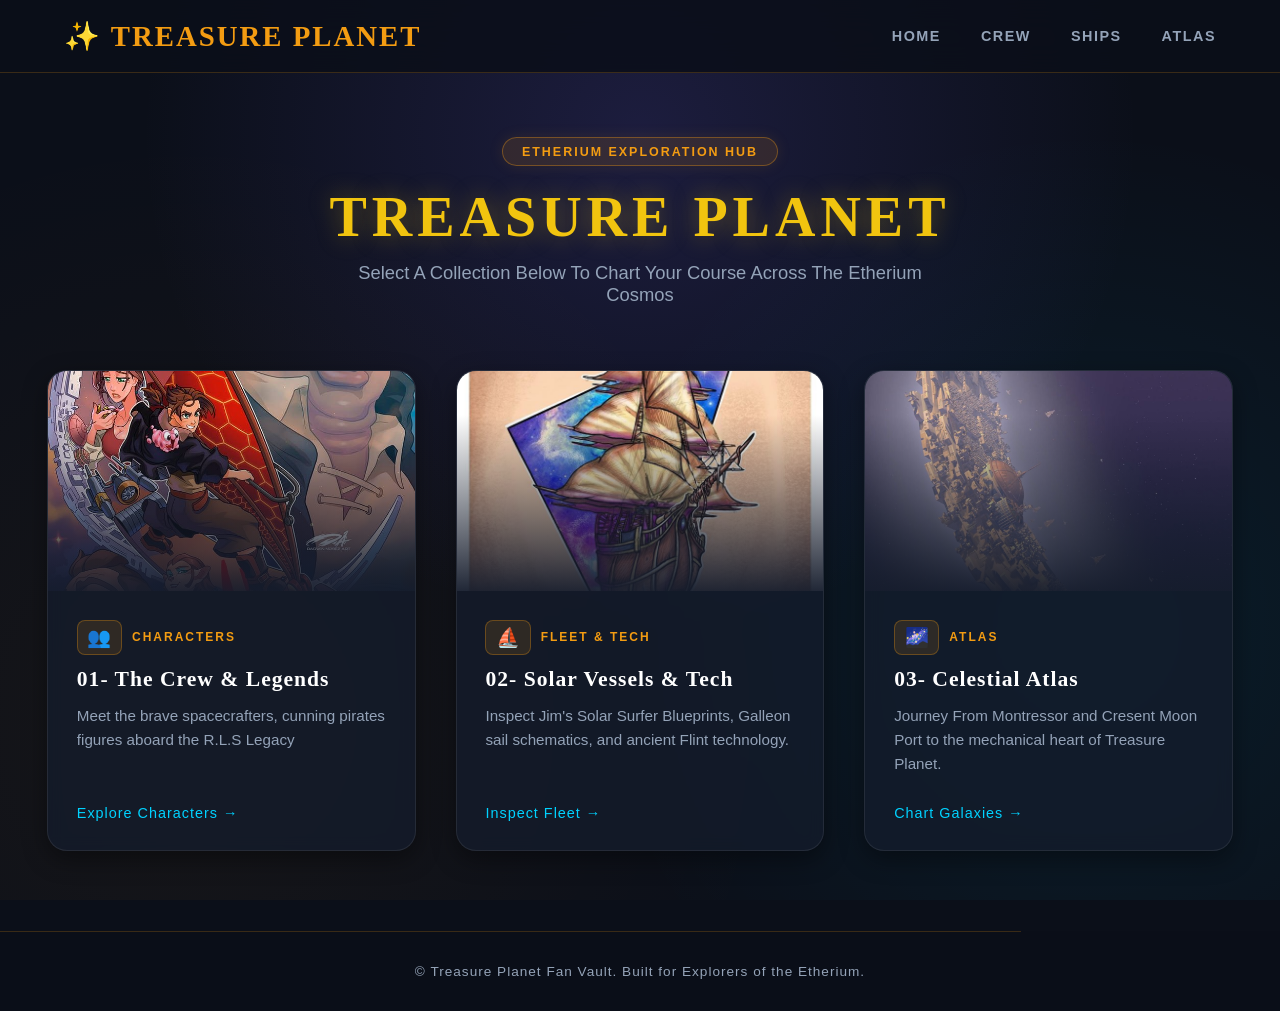
<file: index.html>
<!DOCTYPE html>
<head>
    <meta charset="UTf-8">
    <meta name="viewport" content="width=device-width, initial-scale=1.0">
    <title>Treasure Planet</title>
    <link rel="stylesheet" href="style.css">
    <script src="script.js" defer></script>
</head>

<body>
    <main class="hero-container">
        <header class="hero-header">
            <span class="badge">Etherium Exploration Hub</span>
            <h1 class="main-title">TREASURE PLANET</h1>
            <p class="subtitle">Select A Collection Below To Chart Your Course Across The Etherium Cosmos</p>

            
        </header>

        <section class="portal-grid">
            <a href="characters.html" class="portal-card">
                <div class="card-image-wrapper">
                    <img src="images/characters.jpg">
                    <div class="card-overlay"></div>
                </div>
                <div class="card-content">
                    <div class="card-header-icon">
                        <span class="icon-symbol">👥</span>
                        <span class="collection-tag">CHARACTERS</span>
                    </div>
                    <h3>01- The Crew & Legends</h3>
                    <p>Meet the brave spacecrafters, cunning pirates figures aboard the R.L.S Legacy</p>
                    <span class="card-link-text">Explore Characters &rarr;</span>
                </div>
            </a>

            <a href="fleet.html" class="portal-card">
                <div class="card-image-wrapper">
                    <img src="images/ship.jpg">
                    <div class="card-overlay"></div>
                </div>
                <div class="card-content">
                    <div class="card-header-icon">
                        <span class="icon-symbol">⛵</span>
                        <span class="collection-tag">FLEET & TECH</span>
                    </div>
                    <h3>02- Solar Vessels & Tech</h3>
                    <p> Inspect Jim's Solar Surfer Blueprints, Galleon sail schematics, and ancient Flint technology.</p>
                    <span class="card-link-text">Inspect Fleet &rarr;</span>
                </div>
            </a>

            <a href="atlas.html" class="portal-card">
                <div class="card-image-wrapper">
                    <img src="images/Atlas.jpg">
                    <div class="card-overlay"></div>
                </div>
                <div class="card-content">
                    <div class="card-header-icon">
                        <span class="icon-symbol">🌌</span>
                        <span class="collection-tag">ATLAS</span>
                    </div>
                    <h3>03- Celestial Atlas</h3>
                    <p>Journey From Montressor and Cresent Moon Port to the mechanical heart of Treasure Planet.</p>
                    <span class="card-link-text">Chart Galaxies &rarr;</span>
                </div>
            </a>
        </section>
    </main>

    <footer class="site-footer">
        <div class="footer-content">
            <p>&copy; Treasure Planet Fan Vault. Built for Explorers of the Etherium.</p>
        </div>
    </footer>
</body>
</html>
</file>
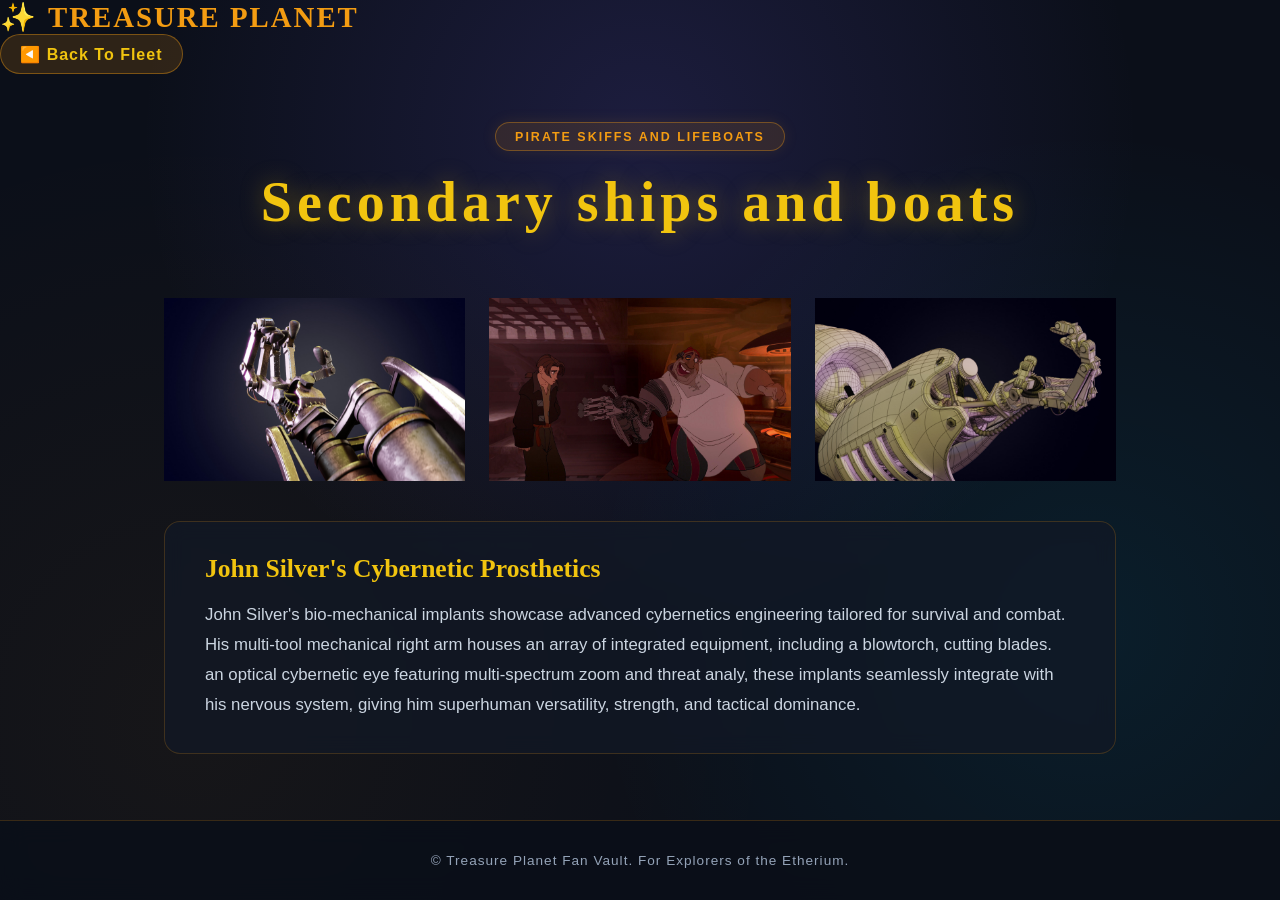
<file: arm.html>
<!DOCTYPE html>
<html>
<head>
    <meta chatset="UTF-8">
    <meta name="viewport" content="width=device-width", initial-scale="1.0">
    <title>Robotic Arm</title>
    <link rel="stylesheet" href="style.css">
</head>

<body>

    <header class="main-navbar">
        <a href="index.html" class="nav-brand">
            <span class="brand-spark">✨</span>
            <span class="brand-text">TREASURE PLANET</span>
        </a>

        <a href="fleet.html" class="nav-back-btn">◀️ Back To Fleet</a>
    </header>


    <main class="detail-container">
        <header class="hero-header">
            <span class="badge">Pirate Skiffs and Lifeboats</span>
            <h1 class="main-title">Secondary ships and boats</h1>
        </header>

        <section class="tech-gallery">
            <div class="gallery-img-wrapper">
                <img src="images/arm1.jpg">
            </div>

            <div class="gallery-img-wrapper">
                <img src="images/arm3.jpg">
            </div>

            <div class="gallery-img-wrapper">
                <img src="images/arm2.jpg">
            </div>
        </section>

        <article class="tech-description-box">
            <h2>John Silver's Cybernetic Prosthetics</h2>
            <p>
                John Silver's bio-mechanical implants showcase advanced cybernetics engineering tailored for survival and combat. His multi-tool mechanical right arm houses an array of integrated equipment, including a blowtorch, cutting blades. an optical cybernetic eye featuring multi-spectrum zoom and threat analy, these implants seamlessly integrate with his nervous system, giving him superhuman versatility, strength, and tactical dominance.
            </p>
        </article>
    </main>


    <footer class="site-footer">
        <div class="footer-content">
            <p>&copy; Treasure Planet Fan Vault. For Explorers of the Etherium.</p>
        </div>
    </footer>

</body>
</html>
</file>
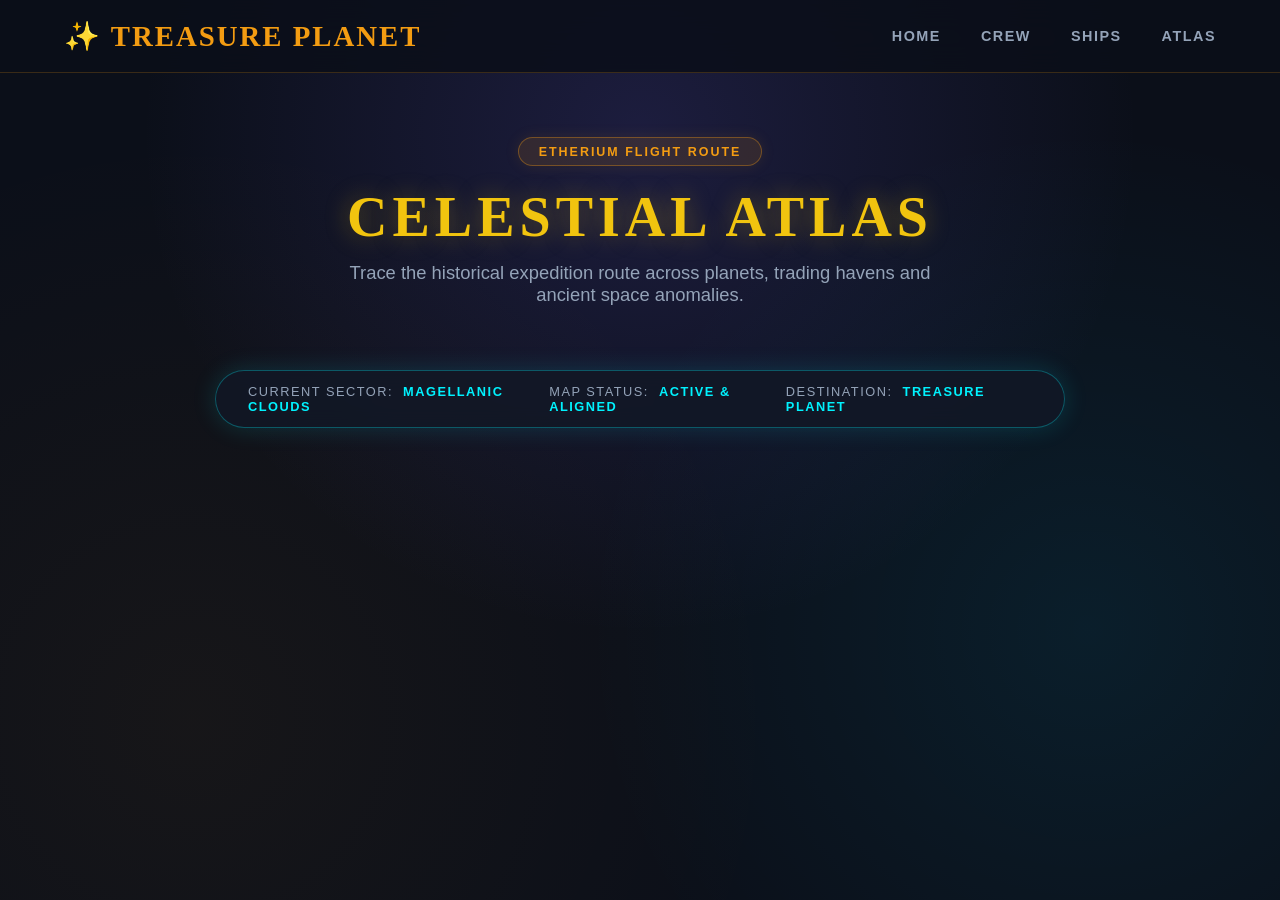
<file: atlas.html>
<!DOCTYPE html>
<html>
<head>
    <meta charset="UTF-8">
    <meta name="viewport" content="width=device-width, initial-scale=1.0">
    <title>Celestial Atlas</title>
    <link rel="stylesheet" href="style.css">
    <script src="script.js" defer></script>
</head>
<body>

    <main class="hero-container">
        <header class="hero-header">
            <span class="badge">Etherium Flight Route</span>
            <h1 class="main-title">CELESTIAL ATLAS</h1>
            <p class="subtitle">Trace the historical expedition route across planets, trading havens and ancient space anomalies.</p>
        </header>

        <div class="atlas-hud">
            <div class="hud-item">CURRENT SECTOR: <span>MAGELLANIC CLOUDS</span></div>
            <div class="hud-item">MAP STATUS: <span>ACTIVE & ALIGNED</span></div>
            <div class="hud-item">DESTINATION: <span>TREASURE PLANET</span></div>
        </div>
    </main>




</body>

</html>
</file>
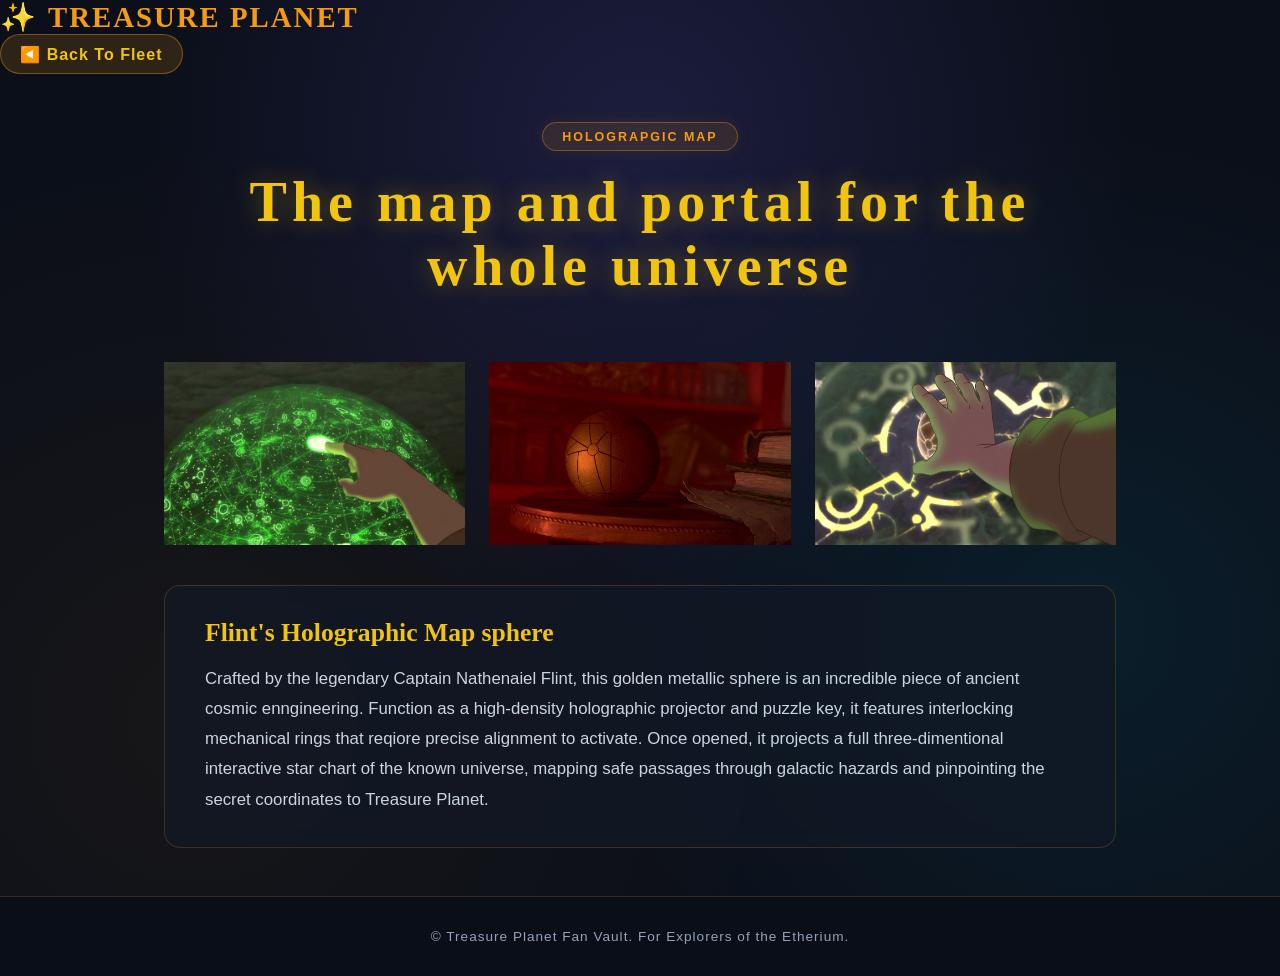
<file: ball.html>
<!DOCTYPE html>
<html>
<head>
    <meta charset="UTF-8">
    <meta name="viewport" content="width=device-width", initial-scale="1.0">
    <title>Holographic Map</title>
    <link rel="stylesheet" href="style.css">
</head>

<body>

    <header class="main-navbar">
        <a href="index.html" class="nav-brand">
            <span class="brand-spark">✨</span>
            <span class="brand-text">TREASURE PLANET</span>
        </a>

        <a href="fleet.html" class="nav-back-btn">◀️ Back To Fleet</a>
    </header>

    <main class="detail-container">
        <header class="hero-header">
            <span class="badge">Holograpgic Map</span>
            <h1 class="main-title">The map and portal for the whole universe</h1>
        </header>

        <section class="tech-gallery">
            <div class="gallery-img-wrapper">
                <img src="images/portal_sphere.jpg">
            </div>

            <div class="gallery-img-wrapper">
                <img src="images/ball1.jpg">
            </div>

            <div class="gallery-img-wrapper">
                <img src="images/ball2.jpg">
            </div>
        </section>

        <article class="tech-description-box">
            <h2>Flint's Holographic Map sphere</h2>
            <p>
                Crafted by the legendary Captain Nathenaiel Flint, this golden metallic sphere is an incredible piece of ancient cosmic enngineering. Function as a high-density holographic projector and puzzle key, it features interlocking mechanical rings that reqiore precise alignment to activate. Once opened, it projects a full three-dimentional interactive star chart of the known universe, mapping safe passages through galactic hazards and pinpointing the secret coordinates to Treasure Planet.
            </p>
        </article>
    </main>

    <footer class="site-footer">
        <div class="footer-content">
            <p>&copy; Treasure Planet Fan Vault. For Explorers of the Etherium.</p>
        </div>
    </footer>


</body>
</html>
</file>
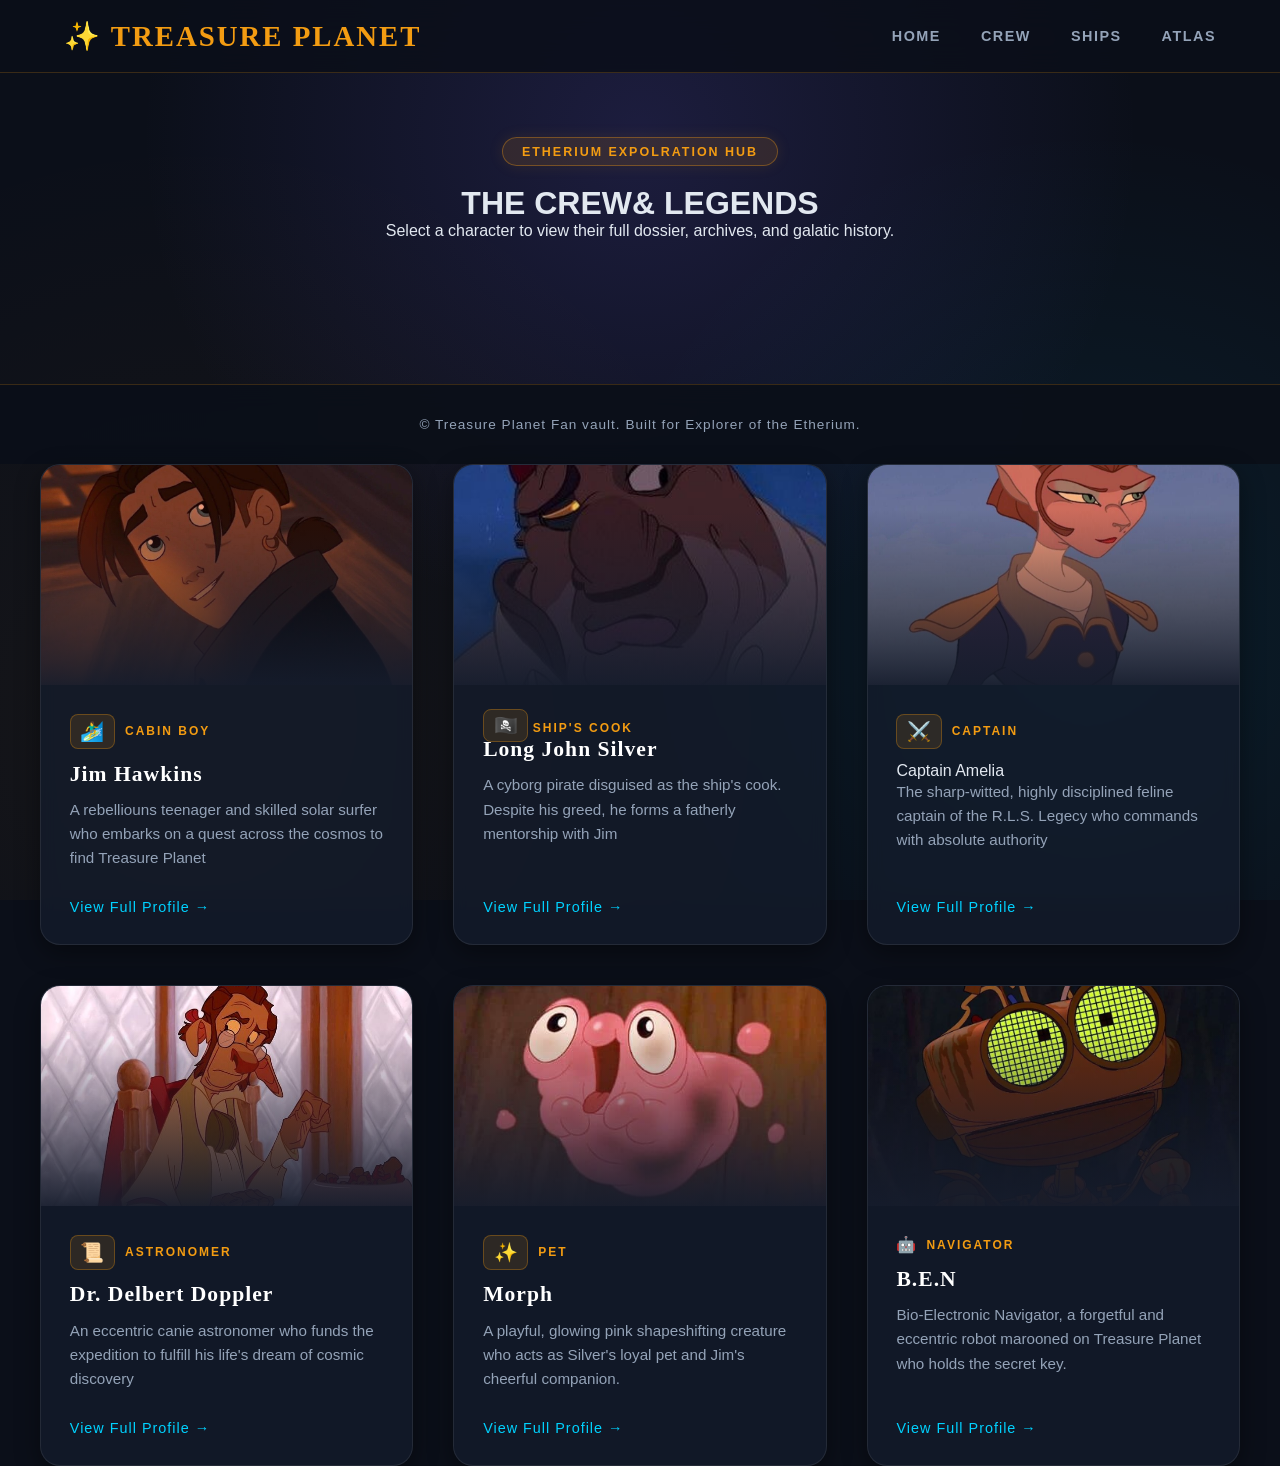
<file: characters.html>
<!DOCTYPE html>
<head>
    <meta charset="UTF-8">
    <meta name="viewport" content="width=device-width, initial-scale=1.0">
    <title>Treasure Planet- Characters</title>
    <link rel="stylesheet" href="style.css">
    <script src="script.js" defer></script>
</head>
<body>
    <main class="hero-container">
        <header class="hero-header">
            <span class="badge">Etherium Expolration Hub</span>
            <h1 class="main-tittle">THE CREW& LEGENDS </h1>
            <p class="subtittle">Select a character to view their full dossier, 
                archives, and galatic history.
            </p>
        </header>
        <section class="portal-grid" id="characters-grid"></section>
    </main>
    <footer class="site-footer">
        <div class="footer-content">
            <p>&copy; Treasure Planet Fan vault. Built for Explorer of the Etherium.</p>
        </div>
    </footer>
    <section class="portal-grid" id="characters-grid">
        <a href="jim-hawkins.html" class="portal-card">
            <div class="card-image-wrapper">
                <img src="images/jim.jpg" alt="Jim Hawkins">
                <div class="card-overlay"></div>
            </div>
            <div class="card-content">
                <div class="card-header-icon">
                    <span class="icon-symbol">🏄‍♂️</span>
                    <span class="collection-tag">CABIN BOY</span>
                </div>
                <h3>Jim Hawkins</h3>
                <p>A rebelliouns teenager and skilled solar surfer who embarks on a quest across the cosmos to find Treasure Planet</p>
                <span class="card-link-text">View Full Profile &rarr;</span>
            </div>
        </a>
        <a href="john-silver.html" class="portal-card">
            <div class="card-image-wrapper">
                <img src="images/silver.jpg " alt="Long John Silver">
                <div class="card-overlay"></div>
            </div>
            <div class="card-content">
                <div class="card -header-icon">
                    <span class="icon-symbol">🏴‍☠️</span>
                    <span class="collection-tag">SHIP'S COOK</span>
                </div>
                <h3>Long John Silver</h3>
                <p>A cyborg pirate disguised as the ship's cook. Despite his greed, he forms a fatherly mentorship with Jim</p>
                <span class="card-link-text">View Full Profile &rarr;</span>
            </div>
        </a>
        <a href="captain-amelia.html" class="portal-card">
            <div class="card-image-wrapper">
                <img src="images/amelia.jpg">
                <div class="card-overlay"></div>
            </div>
            <div class="card-content">
                <div class="card-header-icon">
                    <span class="icon-symbol">⚔️</span>
                    <span class="collection-tag">CAPTAIN</span>
                </div>
                <p3>Captain Amelia</p3>
                <p>The sharp-witted, highly disciplined feline captain of the R.L.S. Legecy who commands with absolute authority</p>
                <span class="card-link-text">View Full Profile &rarr;</span>
            </div>
        </a>
        <a href="dr-doppler.html" class="portal-card">
            <div class="card-image-wrapper">
                <img src="images/dopper.jpg" alt="Dr. Dopper">
                <div class="card-overlay"></div>
            </div>
            <div class="card-content">
                <div class="card-header-icon">
                    <span class="icon-symbol">📜</span>
                    <span class="collection-tag">ASTRONOMER</span>
                </div>
                <h3>Dr. Delbert Doppler</h3>
                <p>An eccentric canie astronomer who funds the expedition to fulfill his life's dream of cosmic discovery </p>
                <span class="card-link-text">View Full Profile &rarr;</span>
            </div>
        </a>
        <a href="morph.html" class="portal-card">
            <div class="card-image-wrapper">
                <img src="images/morph.jpg" alt="morph">
                <div class="card-overlay"></div>
            </div>
            <div class="card-content">
               <div class="card-header-icon">
                <span class="icon-symbol">✨</span>
                <span class="collection-tag">PET</span>
               </div>
               <h3>Morph</h3>
               <p>A playful, glowing pink shapeshifting creature who acts as Silver's loyal pet and Jim's cheerful companion.</p>
               <span class="card-link-text">View Full Profile &rarr;</span>
            </div>
        </a>
        <a href="ben.html" class="portal-card">
            <div class="card-image-wrapper">
                <img src="images/ben.jpg">
                <div class="card-overlay"></div>
            </div>
            <div class="card-content">
                <div class="card-header-icon">
                    <span class="icon-  symbol">🤖</span>
                    <span class="collection-tag">NAVIGATOR</span>
                </div>
                <h3>B.E.N</h3>
                <p>Bio-Electronic Navigator, a forgetful and eccentric robot marooned on Treasure Planet who holds the secret key.</p>
                <span class="card-link-text">View Full Profile &rarr;</span>
            </div>
        </a>

    </section>



</body>
</html>
</file>
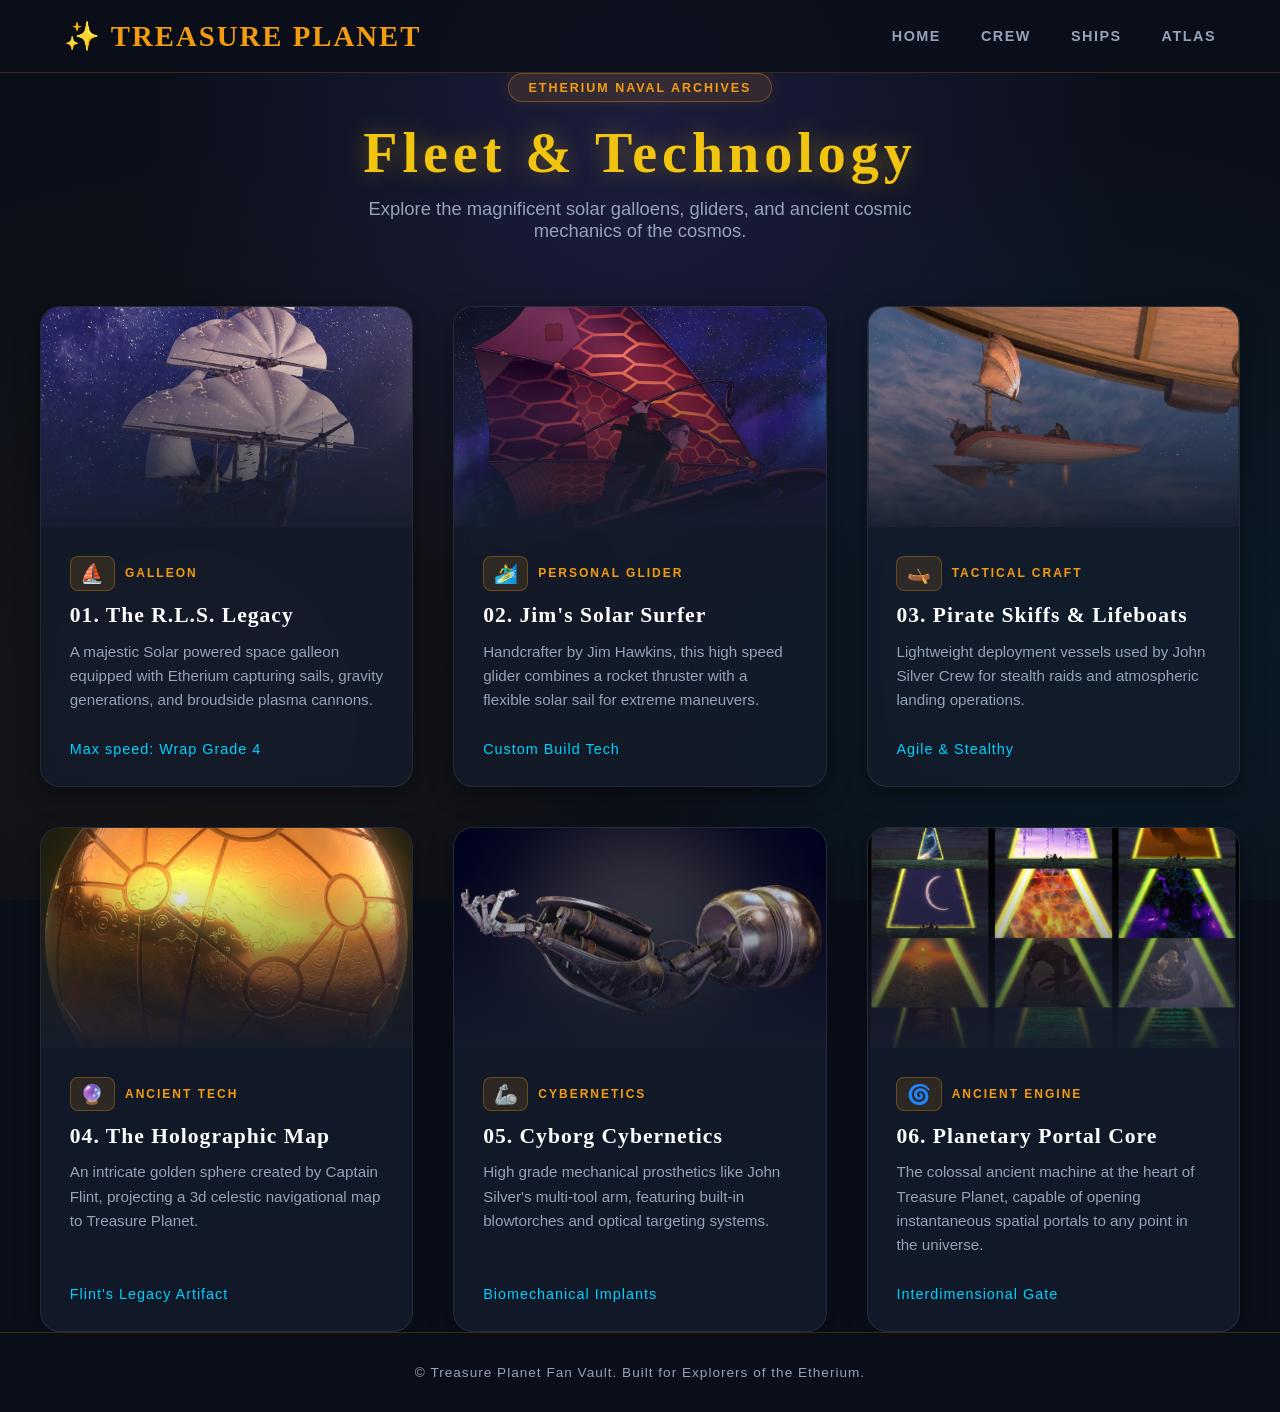
<file: fleet.html>
<!DOCTYPE html>
<html>
<head>
    <meta charset="UTF-8">
    <meta name="viewport" content="width=device-width, initial-scale=1.0">
    <title>Solar Fleet & Tech</title>
    <link rel="stylesheet" href="style.css">
    <script src="script.js" defer></script>
</head>
<body>
    <main class="hero-content">
        <header class="hero-header">
            <span class="badge">Etherium Naval Archives</span>
            <h1 class="main-title">Fleet & Technology</h1>
            <p class="subtitle">Explore the magnificent solar galloens, gliders, and ancient cosmic mechanics of the cosmos.</p>
        </header>

        <section class="portal-grid">
            <a href="legacy.html" class="portal-card">
                <div class="card-image-wrapper">
                    <img src="images/legacy.jpg">
                    <div class="card-overlay"></div>
                </div>

                <div class="card-content">
                    <div class="card-header-icon">
                        <span class="icon-symbol">⛵</span>
                        <span class="collection-tag">GALLEON</span>
                    </div>

                    <h3>01. The R.L.S. Legacy</h3>
                    <p>A majestic Solar powered space galleon equipped with Etherium capturing sails, gravity generations, and broudside plasma cannons.</p>
                    <span class="card-link-text">Max speed: Wrap Grade 4</span>
                </div>
            </a>

            <a href="surfer.html" class="portal-card">
                <div class="card-image-wrapper">

                    <img src="images/surfer.jpg">
                    <div class="card-overlay"></div>
                </div>

                <div class="card-content">
                    <div class="card-header-icon">
                        <span class="icon-symbol">🏄‍♂️</span>
                        <span class="collection-tag">PERSONAL GLIDER</span>
                    </div>

                    <h3>02. Jim's Solar Surfer</h3>
                    <p>Handcrafter by Jim Hawkins, this high speed glider combines a rocket thruster with a flexible solar sail for extreme maneuvers.</p>
                    <span class="card-link-text">Custom Build Tech</span>
                </div>
            </a>

            <a href="longboat.html" class="portal-card">
                <div class="card-image-wrapper">
                    <img src="images/longboat.jpg">
                    <div class="card-overlay"></div>
                </div>
                <div class="card-content">
                    <div class="card-header-icon">
                        <span class="icon-symbol">🛶</span>
                        <span class="collection-tag">TACTICAL CRAFT</span>
                    </div>
                    <h3>03. Pirate Skiffs & Lifeboats</h3>
                    <p>Lightweight deployment vessels used by John Silver Crew for stealth raids and atmospheric landing operations.</p>
                    <span class="card-link-text">Agile & Stealthy</span>
                </div>        
            </a>

            <a href="ball.html" class="portal-card">
                <div class="card-image-wrapper">
                    <img src="images/ball.jpg">
                    <div class="card-overlay"></div>
                </div>
                <div class="card-content">
                    <div class="card-header-icon">
                        <span class="icon-symbol">🔮</span>
                        <span class="collection-tag">ANCIENT TECH</span>
                    </div>
                    <h3>04. The Holographic Map</h3>
                    <p>An intricate golden sphere created by Captain Flint, projecting a 3d celestic navigational map to Treasure Planet.</p>
                    <span class="card-link-text">Flint's Legacy Artifact</span>
                </div>
            </a>

            <a href="arm.html" class="portal-card">
                <div class="card-image-wrapper">
                    <img src="images/arm.jpg">
                    <div class="card-overlay"></div>
                </div>
                <div class="card-content">
                    <div class="card-header-icon">
                        <span class="icon-symbol">🦾</span>
                        <span class="collection-tag">CYBERNETICS</span>
                    </div>
                    <h3>05. Cyborg Cybernetics</h3>
                    <p>High grade mechanical prosthetics like John Silver's multi-tool arm, featuring built-in blowtorches and optical targeting systems.</p>
                    <span class="card-link-text">Biomechanical Implants</span>
                </div>
            </a>

            <a href="portal.html" class="portal-card">
                <div class="card-image-wrapper">
                    <img src="images/portals.jpg">
                    <div class="card-overlay"></div>
                </div>
                <div class="card-content">
                    <div class="card-header-icon">
                        <span class="icon-symbol">🌀</span>
                        <span class="collection-tag">ANCIENT ENGINE</span>
                    </div>
                    <h3>06. Planetary Portal Core</h3>
                    <p> The colossal ancient machine at the heart of Treasure Planet, capable of opening instantaneous spatial portals to any point in the universe.</p>
                    <span class="card-link-text">Interdimensional Gate</span>
                </div>
            </a>

        </section>
    </main>

    <footer class="site-footer">
        <div class="footer-content">
            <p>&copy; Treasure Planet Fan Vault. Built for Explorers of the Etherium.</p>
        </div>
    </footer>

    
</body>
</html>
</file>
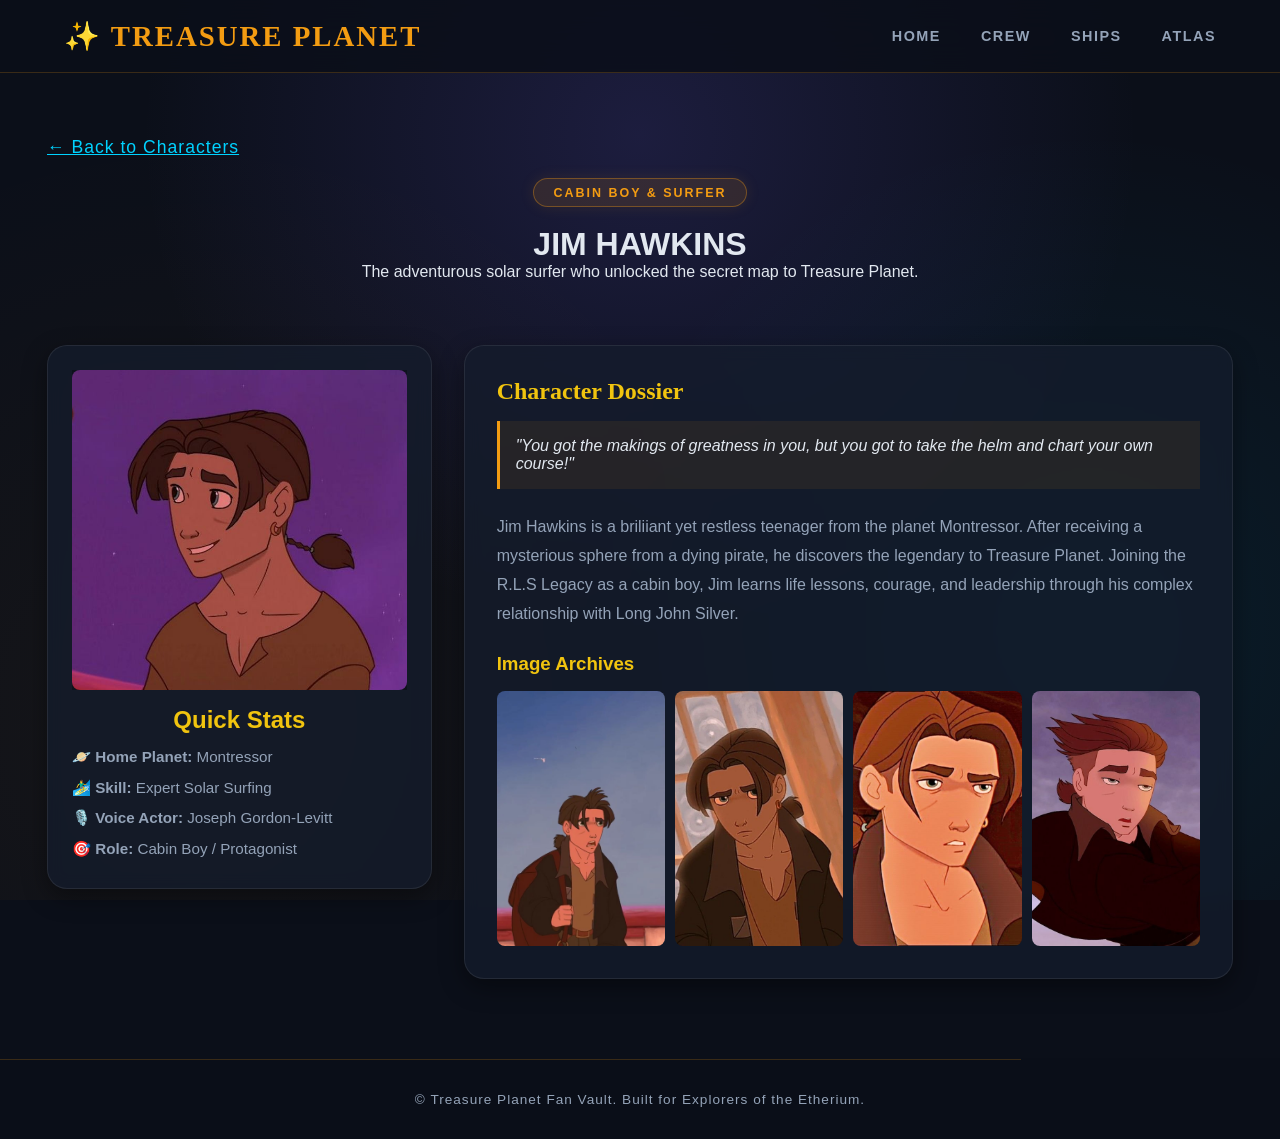
<file: jim-hawkins.html>
<!DOCTYPE html>
<head>
    <meta charset="UTF-8">
    <meta name="viewport" content="width=device-width, initial-scale=1.0">
    <title>Jim Hawkins - Character Profile</title>
    <link rel="stylesheet" href="style.css">
    <script src="script.js" defer></script>
</head>
<body>
    <main class="hero-container">
        <div style="margin-bottom: 20px;">
            <a href="characters.html" class="card-link-text" style="font-size: 1.1rem;">&larr; Back to Characters </a>
        </div>
        <header class="hero-header">
            <span class="badge">CABIN BOY & SURFER</span>
            <h1 class="main-tittle">JIM HAWKINS</h1>
            <p class="subtittle">The adventurous solar surfer who unlocked the secret map to Treasure Planet.</p>
        </header>
        <section style="display: grid;grid-template-columns: 1fr 2fr; gap: 2rem; margin-top: 2rem; align-items: start;">
        <div class="portal-card" style="text-align: center; padding: 1.5rem;">
            <div class="card-image-wrapper" style="height: 320px;margin-bottom: 1rem;" >
                <img src="images/jim2.jpg" alt="JIM HAWKINS" style="border-radius: 8px;">
            </div>
            <h3 style="color: var(--gold-glow); font-size: 1.5rem; margin-bottom: 0.5rem;">Quick Stats</h3>
            <ul style="list-style: none;padding: 0;text-align: left;color: t; color: var(--text-muted); font-size: 0.95rem; line-height: 2;">
                    <li>🪐 <strong>Home Planet:</strong> Montressor</li> 
                    <li>🏄‍♂️ <strong>Skill:</strong> Expert Solar Surfing</li>
                    <li>🎙️ <strong>Voice Actor:</strong> Joseph Gordon-Levitt</li>
                    <li>🎯 <strong>Role:</strong> Cabin Boy / Protagonist</li>
            </ul>
        </div>
        <div class="portal-card" style="padding: 2rem;">
            <h2 style="color: var(--gold-glow); font-family: var(--font-heading); margin-bottom: 1rem;">Character Dossier</h2>
            <blockquote style="font-style: italic;background: rgba(243, 156,18, 0.08); border-left: 3px solid var(--gold); padding: 1rem; margin-bottom: 1.5rem; color: var(--text-light);">
                "You got the makings of greatness in you, but you got to take the helm and chart your own course!"
            </blockquote>
            <p style="color: var(--text-muted); line-height: 1.8; margin-bottom: 1.5rem;">
                Jim Hawkins is a briliiant yet restless teenager from the planet Montressor.
                After receiving a mysterious sphere from a dying pirate, he discovers the legendary to Treasure Planet.
                Joining the R.L.S Legacy as a cabin boy, Jim learns life lessons, courage, and leadership through his complex relationship with Long John Silver.
            </p>
            <h3 style="color: var(--gold-glow); margin-bottom: 1rem;">Image Archives</h3>
                <div style="display: grid; grid-template-columns: repeat(auto-fit, minmax(120px, 1fr)); gap: 10px;">
                <img src="images/jim3.jpg" style="width: 100%;height: 100%; object-fit: cover; border-radius: 8px; border: 1px solid rgba (243, 156, 18, 0.3);">
                <img src="images/jim4.jpg" style="width: 100%;height: 100%; object-fit: cover; border-radius: 8px; border: 1px solid rgba (243, 156, 18, 0.3);">
                <img src="images/jim5.jpg" style="width: 100%;height: 100%; object-fit: cover; border-radius: 8px; border: 1px solid rgba (243, 156, 18, 0.3);">
                <img src="images/jim6.jpg" style="width: 100%;height: 100%; object-fit: cover; border-radius: 8px; border: 1px solid rgba (243, 156, 18, 0.3);">
            </div>
         </div>    
        </section>
    </main>
    <footer class="site-footer">
        <div class="footer-content">
            <p>&copy; Treasure Planet Fan Vault. Built for Explorers of the Etherium.</p>
        </div>
    </footer>
</body>
</html>
</file>
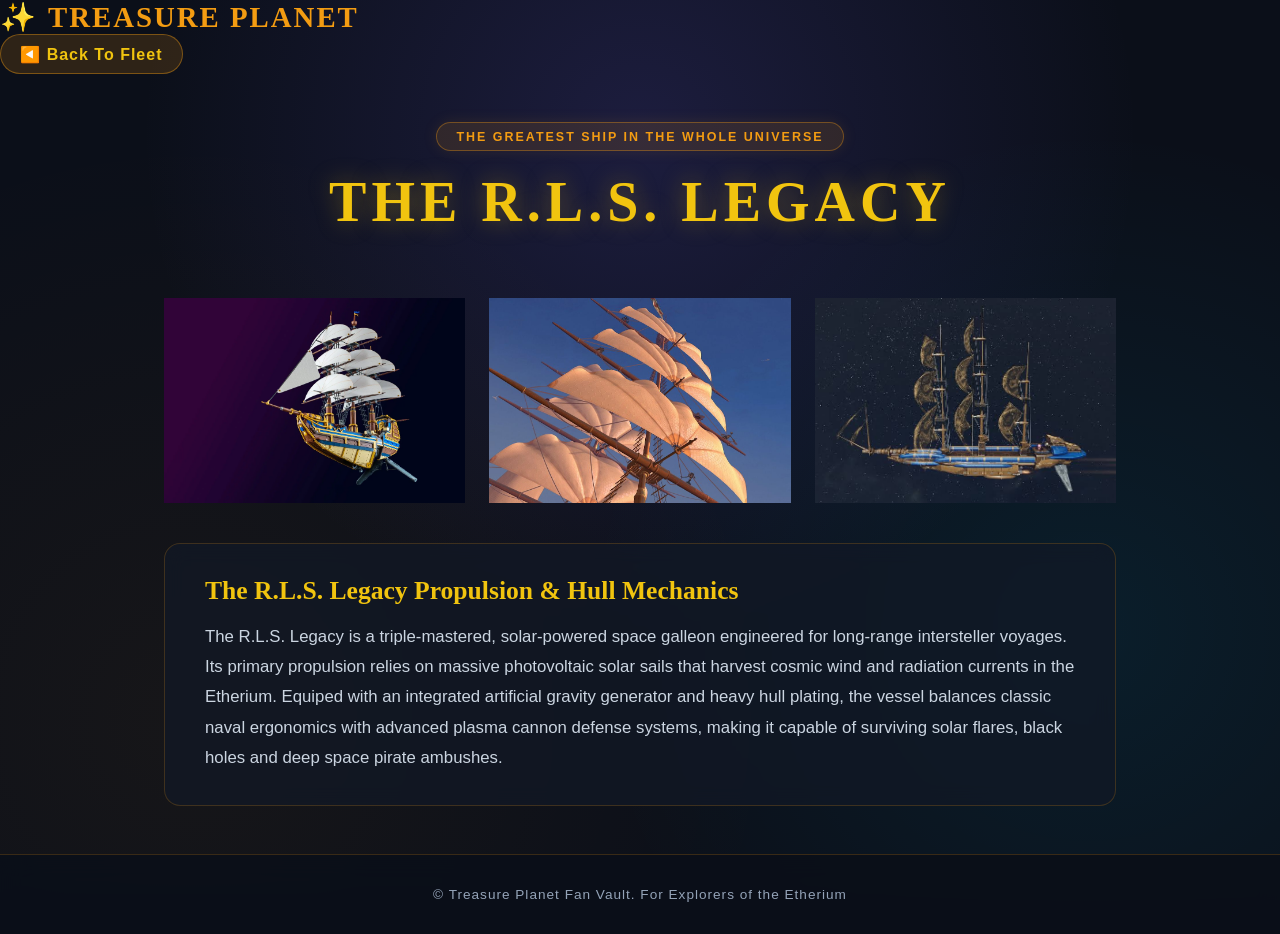
<file: legacy.html>
<!DOCTYPE html>
<html>
<head>
    <meta charset="UTF-8">
    <meta name="viewport" content="width=device-width", initial-scale="1.0">
    <Title>The R.L.S. Legacy</Title>
    <link rel="stylesheet" href="style.css">
</head>
<body>

    <header class="main-navbar">
        <a href="index.html" class="nav-brand">
            <span class="brand-spark">✨</span>
            <span class="brand-text">TREASURE PLANET</span>
        </a>

        <a href="fleet.html" class="nav-back-btn">◀️ Back To Fleet</a>
    </header>

    <main class="detail-container">
        <header class="hero-header">
            <span class="badge">The Greatest Ship In The Whole Universe</span>
            <h1 class="main-title">THE R.L.S. LEGACY</h1>
        </header>

        <section class="tech-gallery">
            <div class="gallery-img-wrapper">
                <img src="images/legacy_full.jpg">
            </div>

            <div class="gallery-img-wrapper">
                <img src="images/legacy_sails.jpg">
            </div>

            <div class="gallery-img-wrapper">
                <img src="images/legacy_engines.jpg">
            </div>
        </section>

        <article class="tech-description-box">
            <h2>The R.L.S. Legacy Propulsion & Hull Mechanics</h2>
            <p>
                The R.L.S. Legacy is a triple-mastered, solar-powered space galleon engineered for long-range intersteller voyages. Its primary propulsion relies on massive photovoltaic solar sails that harvest cosmic wind and radiation currents in the Etherium. Equiped with an integrated artificial gravity generator and heavy hull plating, the vessel balances classic naval ergonomics with advanced plasma cannon defense systems, making it capable of surviving solar flares, black holes and deep space pirate ambushes.
            </p>
        </article>
    </main>

    <footer class="site-footer">
        <div class="footer-content">
            <p>&copy; Treasure Planet Fan Vault. For Explorers of the Etherium</p>
        </div>
    </footer>
</body>

</html>
</file>
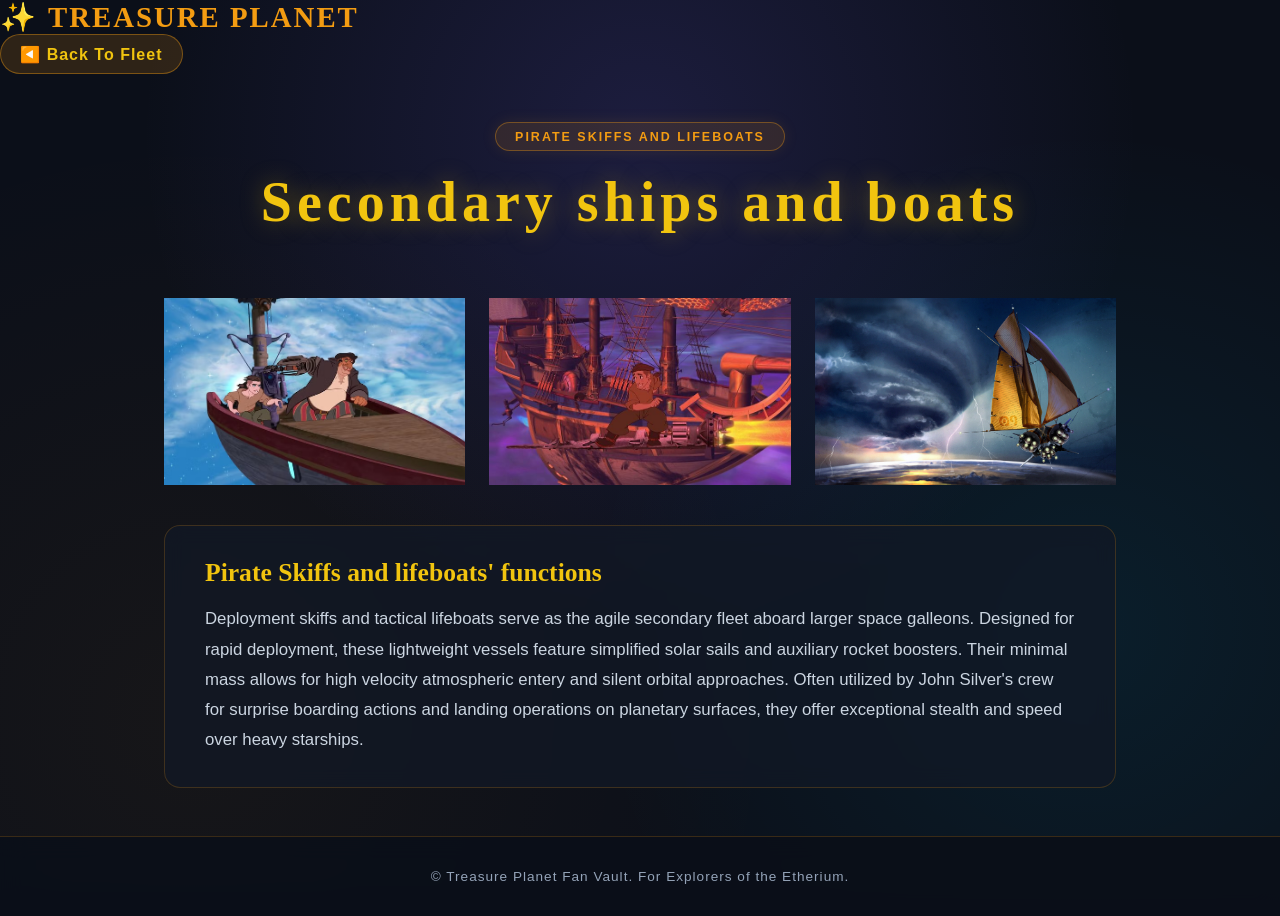
<file: longboat.html>
<!DOCTYPE html>
<html>
<head>
    <meta chatset="UTF-8">
    <meta name="viewport" content="width=device-width", initial-scale="1.0">
    <title>Pirate Skiffs & Lifeboats</title>
    <link rel="stylesheet" href="style.css">
</head>

<body>


    <header class="main-navbar">
        <a href="index.html" class="nav-brand">
            <span class="brand-spark">✨</span>
            <span class="brand-text">TREASURE PLANET</span>
        </a>

        <a href="fleet.html" class="nav-back-btn">◀️ Back To Fleet</a>
    </header>

    <main class="detail-container">
        <header class="hero-header">
            <span class="badge">Pirate Skiffs and Lifeboats</span>
            <h1 class="main-title">Secondary ships and boats</h1>
        </header>

        <section class="tech-gallery">
            <div class="gallery-img-wrapper">
                <img src="images/ship1.jpg">
            </div>

            <div class="gallery-img-wrapper">
                <img src="images/ship2.jpg">
            </div>

            <div class="gallery-img-wrapper">
                <img src="images/ship3.jpg">
            </div>
        </section>

        <article class="tech-description-box">
            <h2>Pirate Skiffs and lifeboats' functions</h2>
            <p>
                Deployment skiffs and tactical lifeboats serve as the agile secondary fleet aboard larger space galleons. Designed for rapid deployment, these lightweight vessels feature simplified solar sails and auxiliary rocket boosters. Their minimal mass allows for high velocity atmospheric entery and silent orbital approaches. Often utilized by John Silver's crew for surprise boarding actions and landing operations on planetary surfaces, they offer exceptional stealth and speed over heavy starships.
            </p>
        </article>
    </main>

    <footer class="site-footer">
        <div class="footer-content">
            <p>&copy; Treasure Planet Fan Vault. For Explorers of the Etherium.</p>
        </div>
    </footer>

</body>
</html>
</file>
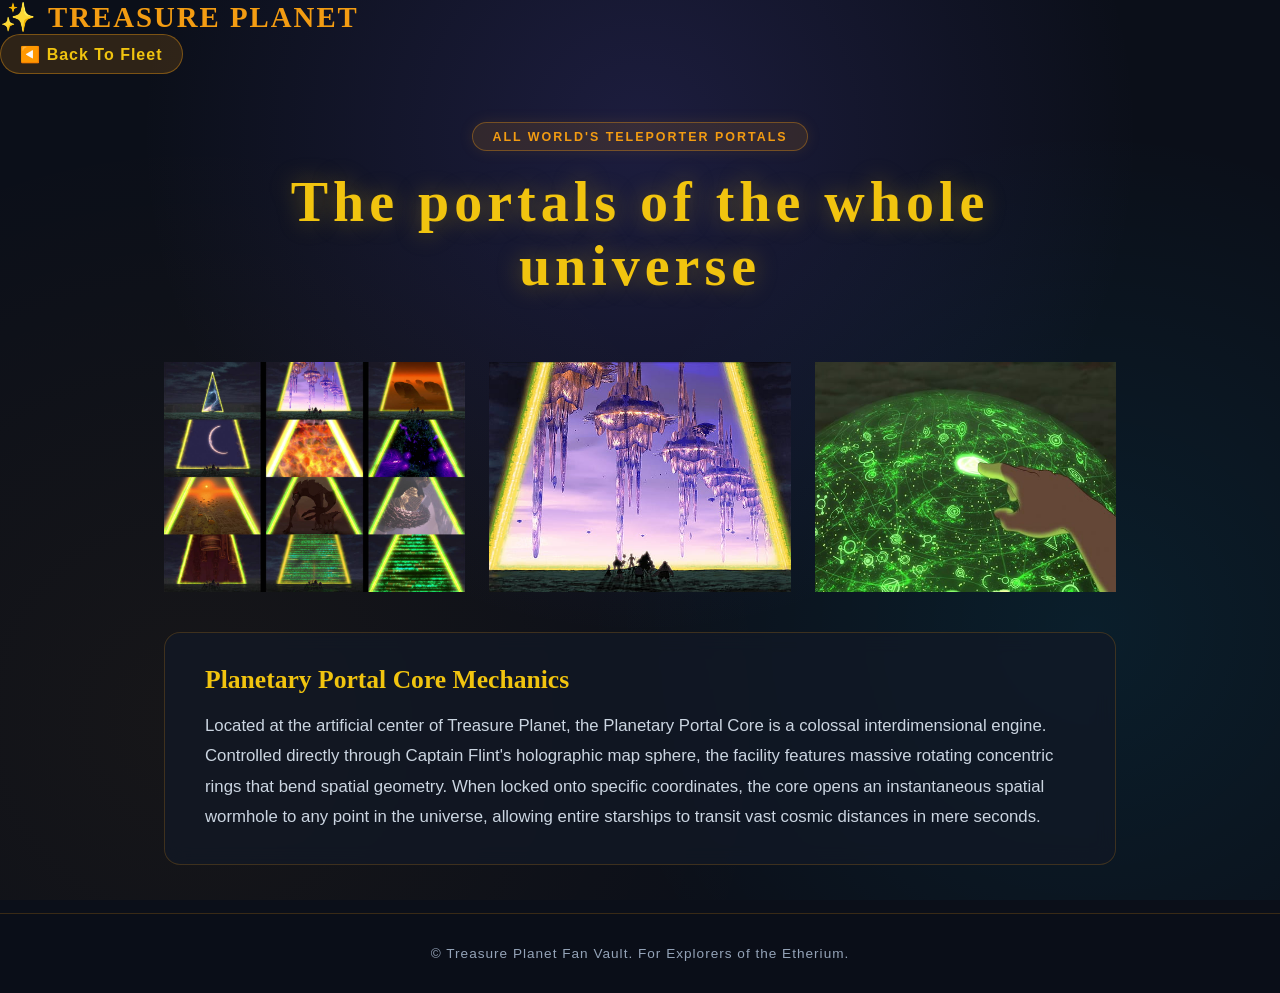
<file: portal.html>
<!DOCTYPE html>
<html>
<head>
    <meta charset="UTF-8">
    <meta name="viewport" content="width=device-width", initial-scale="1.0">
    <title>Planetary Portal Core</title>
    <link rel="stylesheet" href="style.css">
</head>    

<body>

    <header class="main-navbar">
        <a href="index.html" class="nav-brand">
            <span class="brand-spark">✨</span>
            <span class="brand-text">TREASURE PLANET</span>
        </a>

        <a href="fleet.html" class="nav-back-btn">◀️ Back To Fleet</a>
    </header>

    <main class="detail-container">
        <header class="hero-header">
            <span class="badge">All world's teleporter portals</span>
            <h1 class="main-title">The portals of the whole universe</h1>
        </header>

        <section class="tech-gallery">
            <div class="gallery-img-wrapper">
                <img src="images/portals.jpg">
            </div>

            <div class="gallery-img-wrapper">
                <img src="images/portals_fancy.jpg">
            </div>

            <div class="gallery-img-wrapper">
                <img src="images/portal_sphere.jpg">
            </div>
        </section>

        <article class="tech-description-box">
            <h2>Planetary Portal Core Mechanics</h2>
            <p>
                Located at the artificial center of Treasure Planet, the Planetary Portal Core is a colossal interdimensional engine. Controlled directly through Captain Flint's holographic map sphere, the facility features massive rotating concentric rings that bend spatial geometry. When locked onto specific coordinates, the core opens an instantaneous spatial wormhole to any point in the universe, allowing entire starships to transit vast cosmic distances in mere seconds.
            </p>
        </article>
    </main>

    <footer class="site-footer">
        <div class="footer-content">
            <p>&copy; Treasure Planet Fan Vault. For Explorers of the Etherium.</p>
        </div>
    </footer>


</body>
</html>
</file>
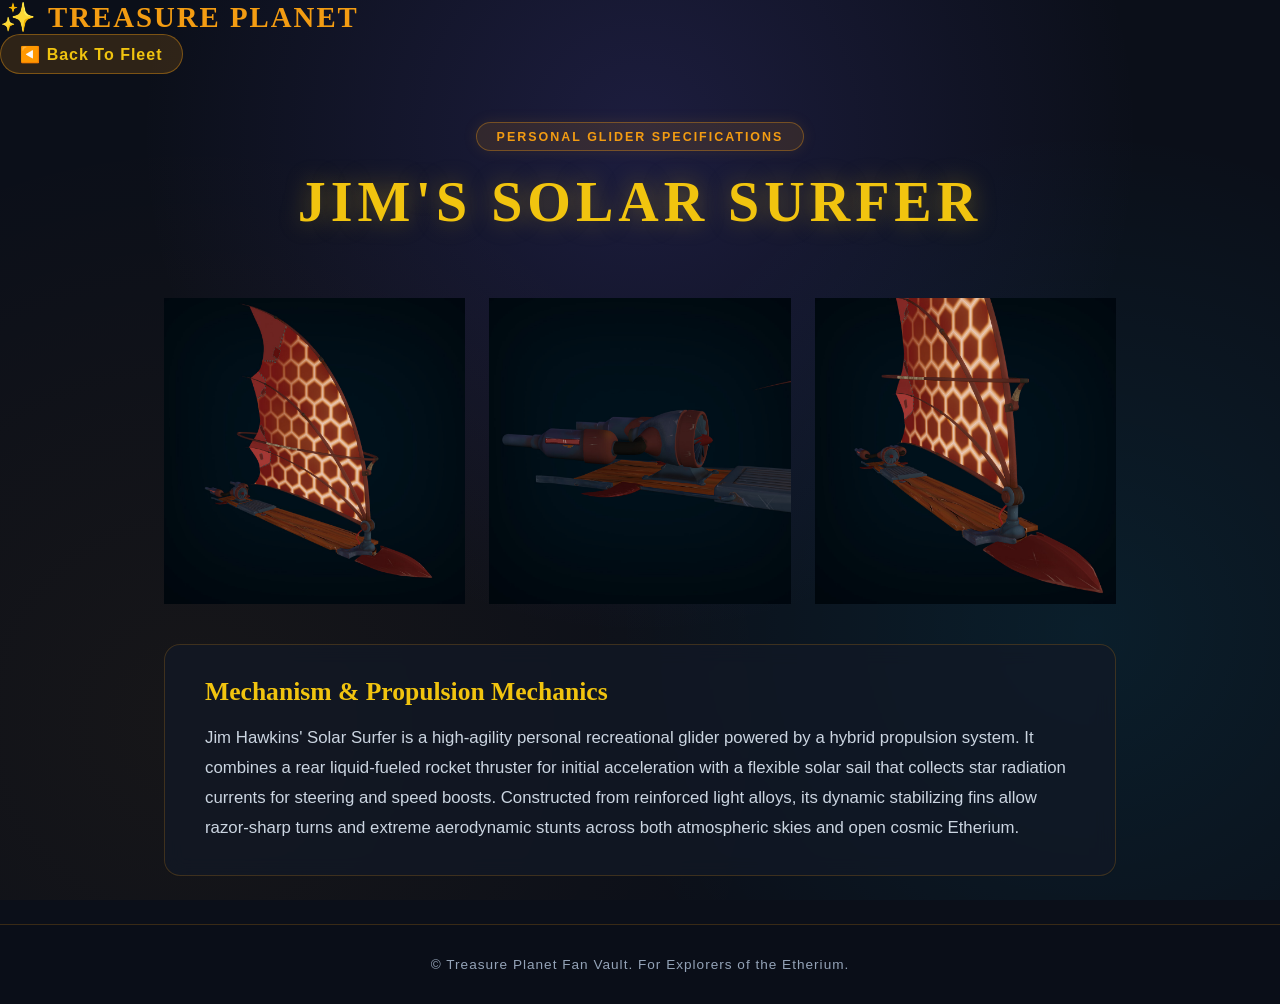
<file: surfer.html>
<!DOCTYPE html>
<html>
<head>
    <meta charset="UTF-8">
    <meta name="viewport" content="width=device-width", initial-scale="1.0">
    <title>Solar Surfer</title>
    <link rel="stylesheet" href="style.css">
</head>
<body>

    <header class="main-navbar">
        <a href="index.html" class="nav-brand">
            <span class="brand-spark">✨</span>
            <span class="brand-text">TREASURE PLANET</span>
        </a>
        <a href="fleet.html" class="nav-back-btn">◀️ Back To Fleet</a>
    </header>

    <main class="detail-container">
        <header class="hero-header">
            <span class="badge">Personal Glider Specifications</span>
            <h1 class="main-title">JIM'S SOLAR SURFER</h1>
        </header>

        <section class="tech-gallery">
            <div class="gallery-img-wrapper">
                <img src="images/surfer_full.jpg">
            </div>

            <div class="gallery-img-wrapper">
                <img src="images/surfer_thruster.jpg">
            </div>

            <div class="gallery-img-wrapper">
                <img src="images/surfer_sail.jpg">
            </div>
        </section>

        <article class="tech-description-box">
            <h2>Mechanism & Propulsion Mechanics</h2>
            <p>
                Jim Hawkins' Solar Surfer is a high-agility personal recreational glider powered by a hybrid propulsion system. It combines a rear liquid-fueled rocket thruster for initial acceleration with a flexible solar sail that collects star radiation currents for steering and speed boosts. Constructed from reinforced light alloys, its dynamic stabilizing fins allow razor-sharp turns and extreme aerodynamic stunts across both atmospheric skies and open cosmic Etherium.
            </p>
        </article>
    </main>

    <footer class="site-footer">
        <div class="footer-content">
            <p>&copy; Treasure Planet Fan Vault. For Explorers of the Etherium.</p>
        </div>
    </footer>

</body>
</html>
</file>
<file: style.css>
.portal-grid {
    display: grid;
    grid-template-columns: repeat(auto-fit, minmax(320px, 1fr));
    gap: 2rem;
    max-width: 1200px;
    margin: 0 auto;
}


@import url('https://fonts.googleapis.com/css2?family=Cinzel:wght@600;700;800;900&family=Inter:wght@300;400;500;600;700&display=swap');

:root {
    --bg-dark: #0b0f19;
    --card-bg: rgba(21, 28, 44, 0.75);
    --card-bg-hover: rgba(28,38,59,0.9);
    --gold: #f39c12;
    --gold-glow: #f1c40f;
    --cyan: #00d2ff;
    --cyan-glow: rgba(0,210,255,0.4);
    --purple-etherium: #6c5ce7;
    --text-light: #e2e8f0;
    --text-muted: #94a3b8;
    --font-heading: 'Cinzel', serif;
    --font-body: 'Inter', sans-serif;
    --shadow-subtle: 0 8px 24px rgba(0,0,0,0.4);
    --transition-smooth: all 1s cubic-bezier(0.16, 1, 0.3, 1);

}

*{
    margin: 0;
    padding: 0;
    box-sizing: border-box;
}

body {
    background-color: var(--bg-dark);
    color: var(--text-light);
    font-family: var(--font-body);
    min-height: 100vh;
    display: flex;
    flex-direction: column;
    background-image:
        radial-gradient(circle at 50% 15%, rgba(108, 92, 231, 0.18) 0%, transparent 50%),
        radial-gradient(circle at 85% 70%, rgba(0, 210, 255, 0.08) 0%, transparent 40%),
        radial-gradient(circle at 15% 80%, rgba(243, 156, 18, 0.05) 0%, transparent 45%);
    
    background-attachment: fixed;
    line-height: 1..6;
    overflow-x: hidden;
}

.navbar {
    display: flex;
    justify-content: space-between;
    align-items: center;
    padding: 1.2rem 4rem;
    background: rgba(11, 15, 25, 0.85);
    backdrop-filter: blur(16px);
    -webkit-backdrop-filter: blur(16px);
    border-bottom: 1px solid rgba(243, 156, 18, 0.2);
    position: relative;
    top: 0;
    z-index: 1000;
}

.nav-brand {
    font-family: var(--font-heading);
    font-size: 1.8rem;
    font-weight: 800;
    color: var(--gold);
    text-decoration: none;
    letter-spacing: 2px;
    display: flex;
    align-items: center;
    gap: 10px;
    transition: var(--transition-smooth);
}

.nav-brand:hover {
    color: var(--gold-glow);
    text-shadow: 0 0 12px rgba(241, 196, 15, 0.6);

}
.nav-links {
    display: flex;
    flex-direction: row;
    align-items: center;
    list-style: none;
    margin: 0;
    padding: 0;
    gap: 2.5rem;
}


.nav-links a {
    color: var(--text-muted);
    text-decoration: none;
    font-weight: 600;
    font-size: 0.9rem;
    text-transform: uppercase;
    letter-spacing: 1.5px;
    padding: 0.5rem 0;
    position: relative;
    transition: var(--transition-smooth);

}

.nav-links a:hover,
.nav-links a.active {
    color: var(--gold-glow);
    text-shadow: 0 0 10px rgba(241, 196, 15, 0.5);
}

.nav-links a:active::after,
.nav-links a:hover::after {
    content: ' ';
    position: absolute;
    bottom: 0;
    left: 0;
    width: 100%;
    height: 2px;
    background: var(--gold);
    box-shadow: 0 0 8px var(--gold);
    border-radius: 2px;
}

.hero-container {
    max-width: 1250px;
    margin: 0 auto;
    padding: 4rem 2rem 5rem;
    width: 100%;
}

.hero-header {
    text-align: center;
    margin-bottom: 4rem;
}

.badge {
    display: inline-block;
    background: rgba(243, 156, 18, 0.12);
    color: var(--gold);
    border: 1px solid rgba(243, 156, 18, 0.35);
    padding: 0.4rem 1.2rem;
    border-radius: 20px;
    font-size: 0.78rem;
    font-weight: 700;
    letter-spacing: 2px;
    text-transform: uppercase;
    margin-bottom: 1.2rem;
    box-shadow: 0 0 15px rgba(243, 156, 18, 0.1);

}

.main-title {
    font-family: var(--font-heading);
    font-size: 3.5rem;
    font-weight: 900;
    color: var(--gold-glow);
    letter-spacing: 5px;
    text-shadow: 0 0 25px rgba(241, 196, 15, 0.35);
    margin-bottom: 0.8rem;

}

.subtitle {
    color: var(--text-muted);
    font-size: 1.15rem;
    max-width: 600px;
    margin: 0 auto;
    font-weight: 400;
}

.portal-grid {
    display: grid;
    grid-template-columns: repeat(auto-fit, minmax(320px, 1fr));
    gap: 2.5rem;
    justify-content: center;
}

.portal-card {
    background: var(--card-bg);
    border: 1px solid rgba(255, 255, 255, 0.08);
    border-radius: 20px;
    overflow: hidden;
    text-decoration: none;
    color: var(--text-light);
    display: flex;
    flex-direction: column;
    transition: var(--transition-smooth);
    box-shadow: var(--shadow-subtle);
    backdrop-filter: blur(8px);

}

.portal-card:hover {
    transform: translateY(-10px);
    background: var(--card-bg-hover);
    border-color: var(--gold);
    box-shadow: var(--shadow-gold);
}


.card-image-wrapper {
    position: relative;
    height: 220px;
    overflow: hidden;
    background-color: rgba(0, 0, 0, 0.3);

}

.card-image-wrapper img {
    width: 100%;
    height: 100%;
    object-fit: cover;
    transition: transform 0.6s cubic-bezier(0.16, 1, 0.3, 1);
}

.card-overlay {
    position: absolute;
    inset: 0;
    background: linear-gradient(to top, rgba(21, 28, 44, 0.95) 0%, transparent 80%);

}

.card-content {
    padding: 1.8rem;
    display: flex;
    flex-direction: column;
    flex-grow: 1;

}

.card-header-icon {
    display: flex;
    align-items: center;
    gap: 10px;
    margin-bottom: 0.8rem;
}


.icon-symbol {
    font-size: 1.2rem;
    background: rgba(243, 156, 18, 0.12);
    padding: 0.3rem 0.6rem;
    border-radius: 8px;
    border: 1px solid rgba(243, 156, 18, 0.3);
}

.collection-tag {
    font-size: 0.75rem;
    font-weight: 700;
    letter-spacing: 2px;
    color: var(--gold);
    text-transform: uppercase;
}


.card-content h3 {
    font-family: var(--font-heading);
    color: #ffffff;
    font-size: 1.35rem;
    margin-bottom: 0.7rem;
    letter-spacing: 1px;
    transition: var(--transition-smooth);

}

.portal-card:hover .card-content h3 {
    color: var(--gold-glow);
}

.card-content p {
    color: var(--text-muted);
    font-size: 0.95rem;
    line-height: 1.6;
    margin-bottom: 1.8rem;
}

.card-link-text {
    margin-top: auto;
    color: var(--cyan);
    font-size: 0.9rem;
    letter-spacing: 1px;
    display: inline-flex;
    align-items: center;
    gap: 6px;
    transition: var(--transition-smooth);
}

.portal-card:hover .card-link-text {
    color: var(--gold-glow);
    transform: translateX(5px);

}

@media (max-width: 900px) {
    .navbar {
        padding: 1rem 2rem;
    }
    

    .nav-links {
        gap: 1.5rem;
    }

    .main-title {
        font-size: 2.5rem;

    }
}


@media (max-width: 600px) {
    .navbar {
        flex-direction: column;
        gap: 1rem;
        padding: 1rem;

    }

    .hero-content {
        padding: 2rem 1.2rem;
    }

    .main-title {
        font-size: 2rem;
        letter-spacing: 2px;
    }

    .main-title {
        font-size: 2rem;
        letter-spacing: 2px;
    }

    .portal-grid {
        grid-template-columns: 1fr;
    }
}


.site-footer {
    margin-top: auto;
    text-align: center;
    padding: 2rem 1.5rem;
    border-top: 1px solid rgba(243, 156, 18, 0.2);
    background: rgba(11, 15, 25, 0.95);
    backdrop-filter: blur(12px);
    color: var(--text-muted);
    font-size: 0.85rem;
    letter-spacing: 1px; 
}

.footer-content p {
    margin: 0;
}


.nav-back-btn {
    display: inline-flex !important;
    align-items: center !important;
    gap: 8px !important;
    background: rgba(243, 156, 18, 0.15) !important;
    color: #f1c40f !important;
    border: 1px solid rgba(243, 156, 18, 0.4) !important;
    padding: 0.6rem 1.2rem !important;
    border-radius: 30px !important;
    text-decoration: none !important;
    font-family: 'Inter', sans-serif !important;
    font-weight: 700 !important;
    letter-spacing: 1px !important;
    transition: all 0.4s ease !important
}

.nav-back-btn:hover {
    background: #f39c12 !important;
    color: #0b0f19 !important;
    box-shadow: 0 0 15px rgba(243, 156, 18, 0.6) !important;
    transform: translateX(-2px);
}

.detail-container {
    max-width: 1000px;
    margin: 3rem auto;
    padding: 0 1.5rem;
}

.tech-gallery {
    display: grid;
    grid-template-columns: repeat(3, 1fr);
    gap: 1.5rem;
    margin: 2.5rem 0;
}

.gallery-img-wrapper img {
    width: 100%;
    height: 100%;
    object-fit: cover;
    transition: transform 0.4s ease;
}

.gallery-img-wrapper:hover img {
    transform: scale(1.08);
}

.tech-description-box {
    background: rgba(18, 24, 38, 0.75);
    border: 1px solid rgba(243, 156, 18, 0.2);
    border-radius: 16px;
    padding: 2rem 2.5rem;
    backdrop-filter: blur(10px);
}

.tech-description-box h2 {
    font-family: 'Cinzel', serif;
    color: #f1c40f;
    font-size: 1.6rem;
    margin-bottom: 1rem;
}

.tech-description-box p {
    color: #cbd5e1;
    font-family: 'Inter', sans-serif;
    line-height: 1.8;
    font-size: 1.05rem;
}

@media (max-width: 768px) {
    .tech-gallery {
        grid-template-columns: 1fr;
    }
}

.atlas-hud {
    display: flex;
    justify-content: space-around;
    align-items: center;
    background: rgba(18, 24, 38, 0.85);
    border: 1px solid rgba(0, 242, 254, 0.3);
    border-radius: 50px;
    padding: 0.8rem 2rem;
    max-width: 850px;
    margin: 0 auto 3rem auto;
    backdrop-filter: blur(10px);
    box-shadow: 0 0 25px rgba(0, 242, 254, 0.15);

}

.hud-item {
    font-family: 'Inter', sans-serif;
    font-size: 0.8rem;
    letter-spacing: 1.5px;
    color: #94a3b8;
    text-transform: uppercase;
}

.hud-item span {
    color: #00f2fe;
    font-weight: 700;
    margin-left: 5px;
}
</file>
